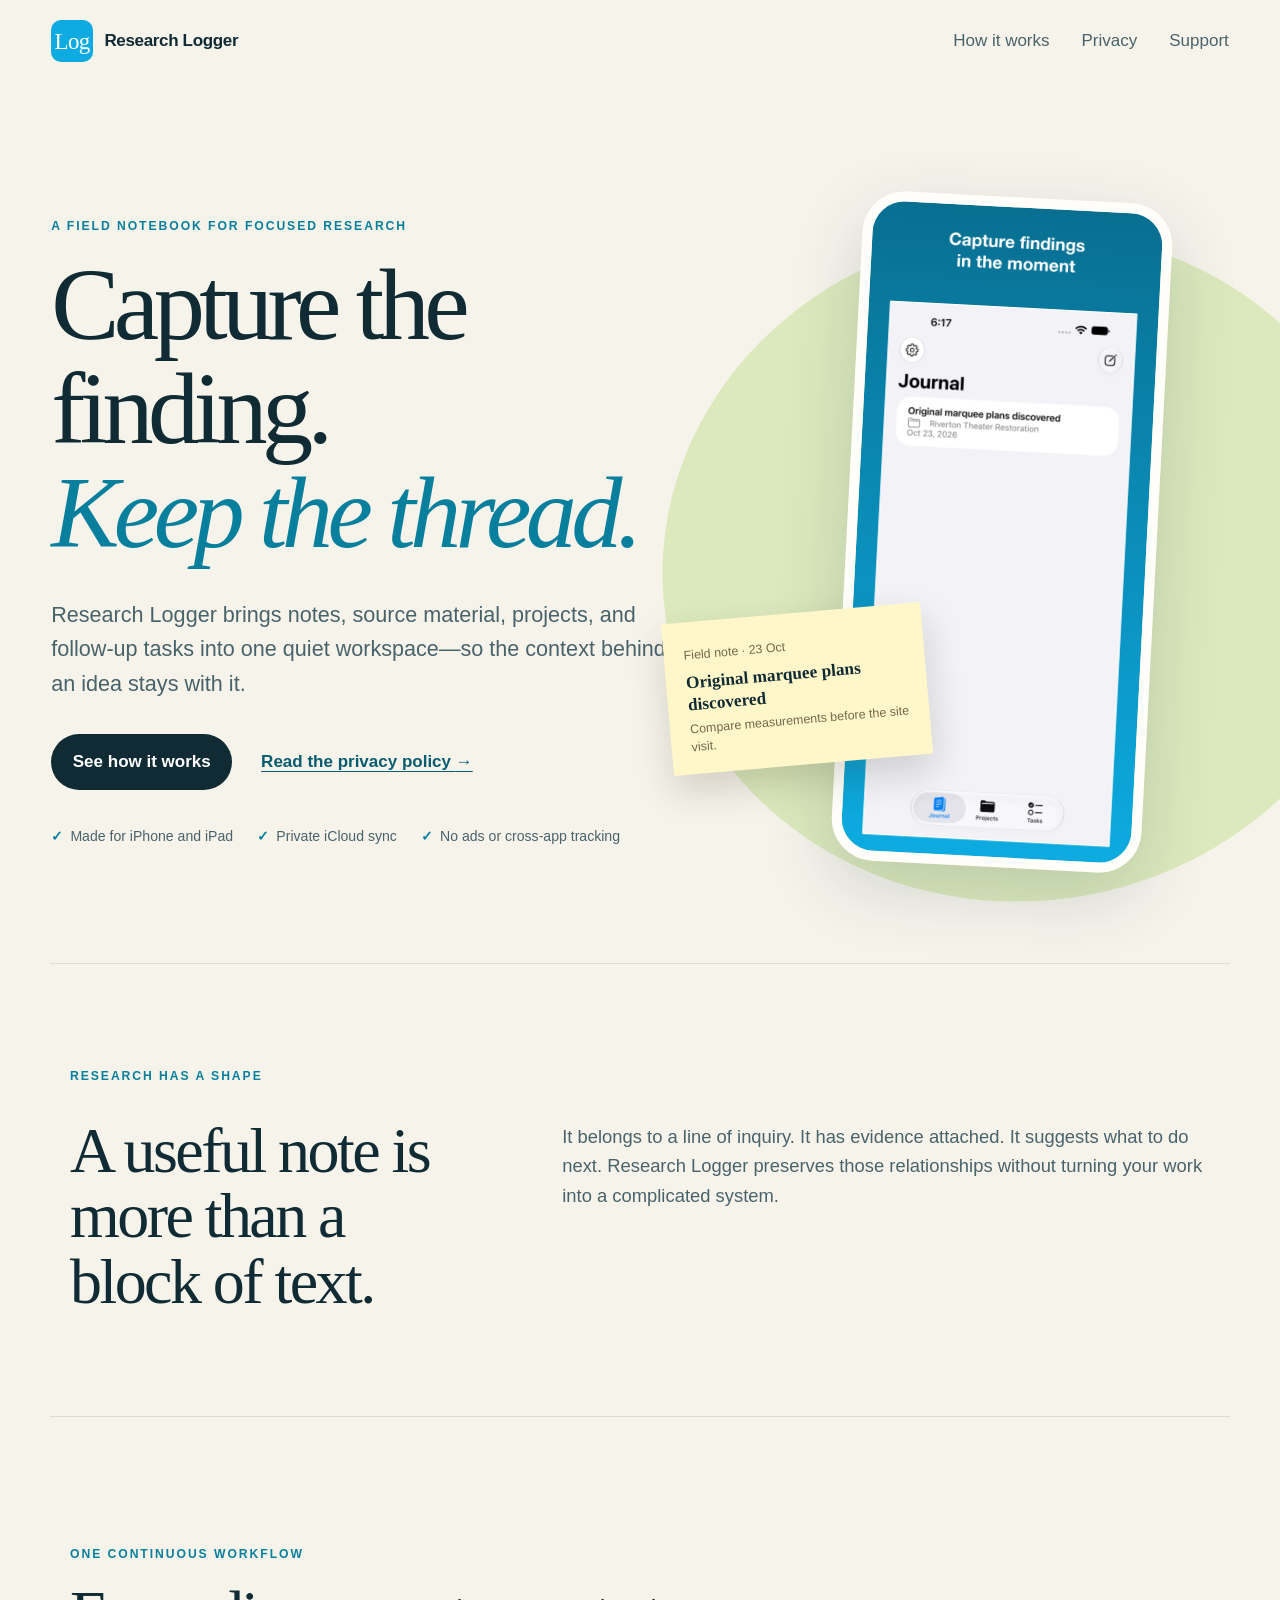
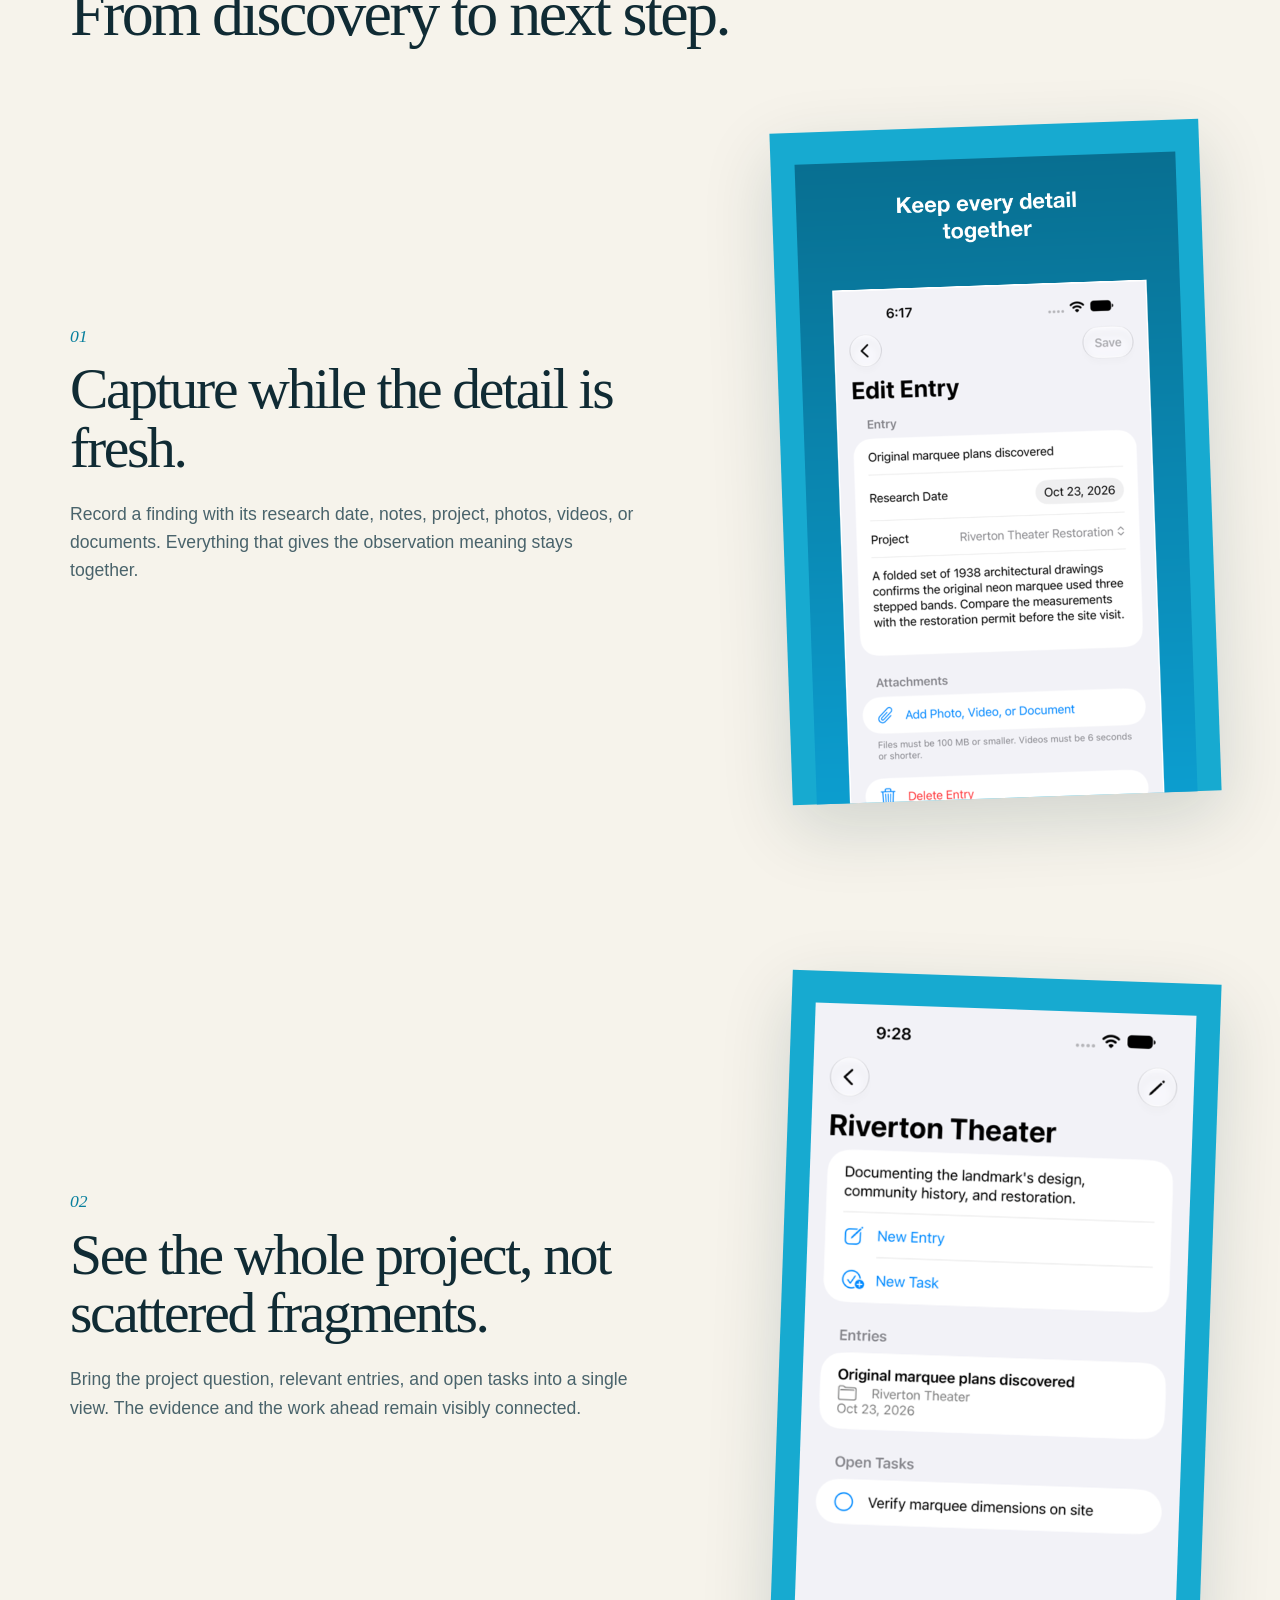
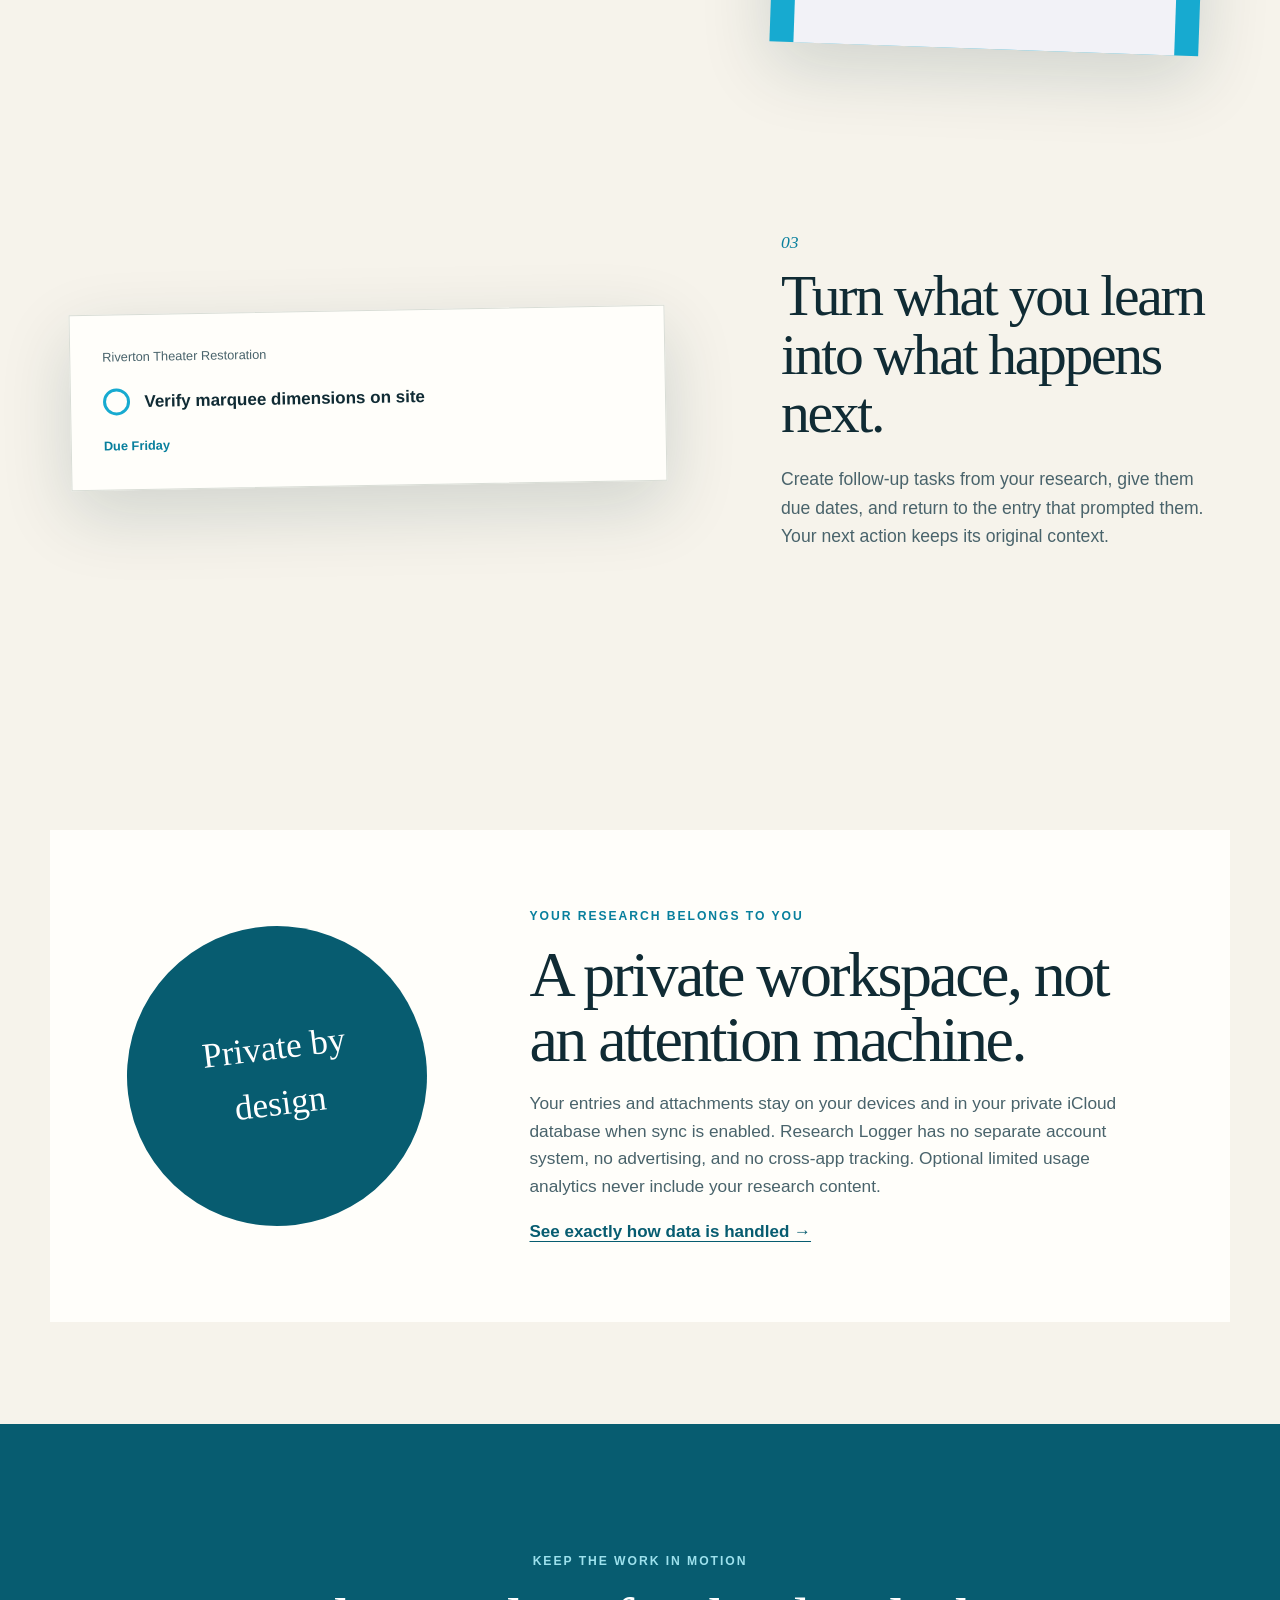
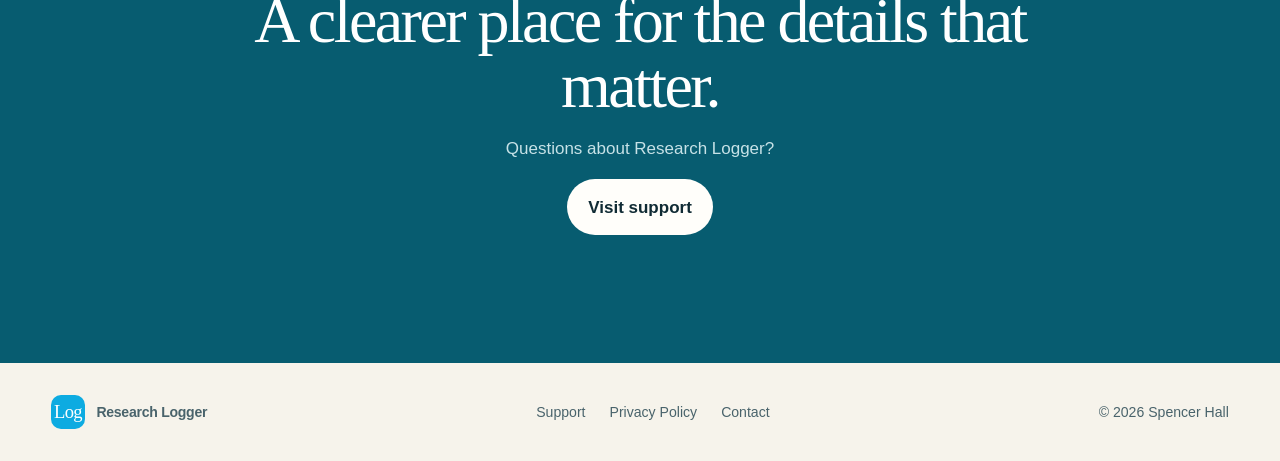
<file: index.html>
<!doctype html>
<html lang="en">
<head>
    <meta charset="utf-8">
    <meta name="viewport" content="width=device-width, initial-scale=1">
    <meta name="description" content="Research Logger keeps findings, projects, attachments, and next steps together on iPhone and iPad.">
    <meta name="theme-color" content="#087f9d">
    <meta property="og:title" content="Research Logger">
    <meta property="og:description" content="Capture findings. Keep projects organized. Never lose the next step.">
    <meta property="og:type" content="website">
    <meta property="og:image" content="assets/screenshots/01-capture-findings.png">
    <title>Research Logger — Keep research moving</title>
    <link rel="icon" href="assets/AppIcon.svg" type="image/svg+xml">
    <link rel="stylesheet" href="styles.css">
</head>
<body>
    <a class="skip-link" href="#main">Skip to content</a>
    <header class="site-header">
        <a class="brand" href="index.html" aria-label="Research Logger home">
            <img src="assets/AppIcon.svg" alt="" width="42" height="42">
            <span>Research Logger</span>
        </a>
        <nav aria-label="Primary navigation">
            <a href="#workflow">How it works</a>
            <a href="#privacy">Privacy</a>
            <a href="support.html">Support</a>
        </nav>
    </header>

    <main id="main">
        <section class="hero">
            <div class="hero-copy">
                <p class="eyebrow">A field notebook for focused research</p>
                <h1>Capture the finding.<br><em>Keep the thread.</em></h1>
                <p class="lede">Research Logger brings notes, source material, projects, and follow-up tasks into one quiet workspace—so the context behind an idea stays with it.</p>
                <div class="hero-actions">
                    <a class="button" href="#workflow">See how it works</a>
                    <a class="text-link" href="privacy.html">Read the privacy policy <span aria-hidden="true">→</span></a>
                </div>
                <ul class="platform-notes" aria-label="Product highlights">
                    <li>Made for iPhone and iPad</li>
                    <li>Private iCloud sync</li>
                    <li>No ads or cross-app tracking</li>
                </ul>
            </div>
            <div class="hero-visual" aria-label="Research Logger journal screen">
                <div class="paper-note" aria-hidden="true">
                    <span>Field note · 23 Oct</span>
                    <strong>Original marquee plans discovered</strong>
                    <p>Compare measurements before the site visit.</p>
                </div>
                <img src="assets/screenshots/01-capture-findings.png" alt="Research Logger showing a captured journal finding" width="1290" height="2796">
            </div>
        </section>

        <section class="intro" aria-labelledby="intro-title">
            <p class="eyebrow">Research has a shape</p>
            <h2 id="intro-title">A useful note is more than a block of text.</h2>
            <p>It belongs to a line of inquiry. It has evidence attached. It suggests what to do next. Research Logger preserves those relationships without turning your work into a complicated system.</p>
        </section>

        <section class="workflow" id="workflow" aria-labelledby="workflow-title">
            <div class="section-heading">
                <p class="eyebrow">One continuous workflow</p>
                <h2 id="workflow-title">From discovery to next step.</h2>
            </div>

            <article class="feature feature-capture">
                <div class="feature-copy">
                    <span class="step">01</span>
                    <h3>Capture while the detail is fresh.</h3>
                    <p>Record a finding with its research date, notes, project, photos, videos, or documents. Everything that gives the observation meaning stays together.</p>
                </div>
                <div class="screenshot-frame rotate-left">
                    <img src="assets/screenshots/02-keep-details-together.png" alt="Editing a Research Logger entry with a project, detailed notes, and an attachment option" loading="lazy" width="1290" height="2796">
                </div>
            </article>

            <article class="feature feature-organize">
                <div class="feature-copy">
                    <span class="step">02</span>
                    <h3>See the whole project, not scattered fragments.</h3>
                    <p>Bring the project question, relevant entries, and open tasks into a single view. The evidence and the work ahead remain visibly connected.</p>
                </div>
                <div class="screenshot-frame rotate-right">
                    <img src="assets/screenshots/03-project-focus.png" alt="A Research Logger project showing its description, entries, and open tasks" loading="lazy" width="1290" height="2796">
                </div>
            </article>

            <article class="feature feature-act">
                <div class="feature-copy">
                    <span class="step">03</span>
                    <h3>Turn what you learn into what happens next.</h3>
                    <p>Create follow-up tasks from your research, give them due dates, and return to the entry that prompted them. Your next action keeps its original context.</p>
                </div>
                <div class="task-card" aria-hidden="true">
                    <span class="task-project">Riverton Theater Restoration</span>
                    <div><span class="task-circle"></span><strong>Verify marquee dimensions on site</strong></div>
                    <span class="task-date">Due Friday</span>
                </div>
            </article>
        </section>

        <section class="privacy-callout" id="privacy" aria-labelledby="privacy-title">
            <div class="privacy-mark" aria-hidden="true">Private by design</div>
            <div>
                <p class="eyebrow">Your research belongs to you</p>
                <h2 id="privacy-title">A private workspace, not an attention machine.</h2>
                <p>Your entries and attachments stay on your devices and in your private iCloud database when sync is enabled. Research Logger has no separate account system, no advertising, and no cross-app tracking. Optional limited usage analytics never include your research content.</p>
                <a class="text-link" href="privacy.html">See exactly how data is handled <span aria-hidden="true">→</span></a>
            </div>
        </section>

        <section class="closing" aria-labelledby="closing-title">
            <p class="eyebrow">Keep the work in motion</p>
            <h2 id="closing-title">A clearer place for the details that matter.</h2>
            <p>Questions about Research Logger?</p>
            <a class="button button-light" href="support.html">Visit support</a>
        </section>
    </main>

    <footer class="site-footer">
        <a class="brand footer-brand" href="index.html">
            <img src="assets/AppIcon.svg" alt="" width="34" height="34">
            <span>Research Logger</span>
        </a>
        <div class="footer-links">
            <a href="support.html">Support</a>
            <a href="privacy.html">Privacy Policy</a>
            <a href="mailto:spencerhall31@gmail.com">Contact</a>
        </div>
        <p>&copy; 2026 Spencer Hall</p>
    </footer>
</body>
</html>
</file>
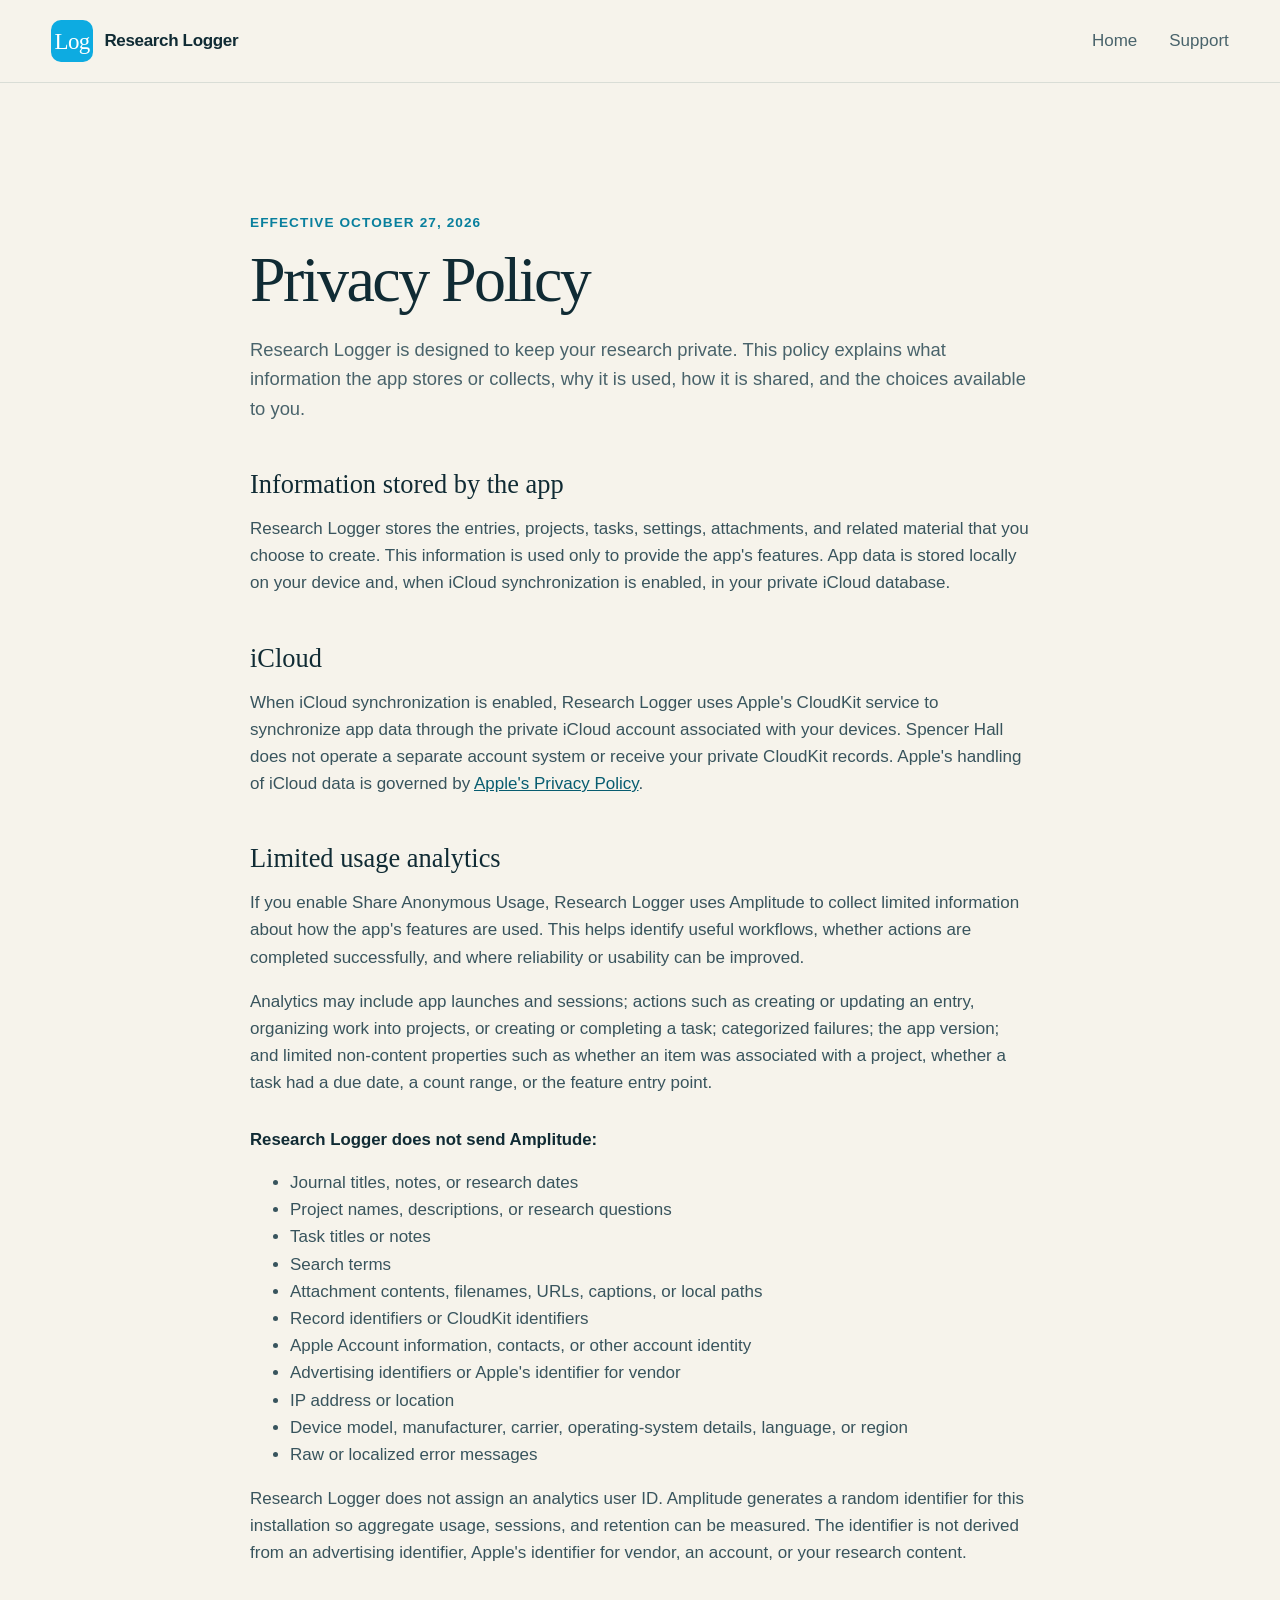
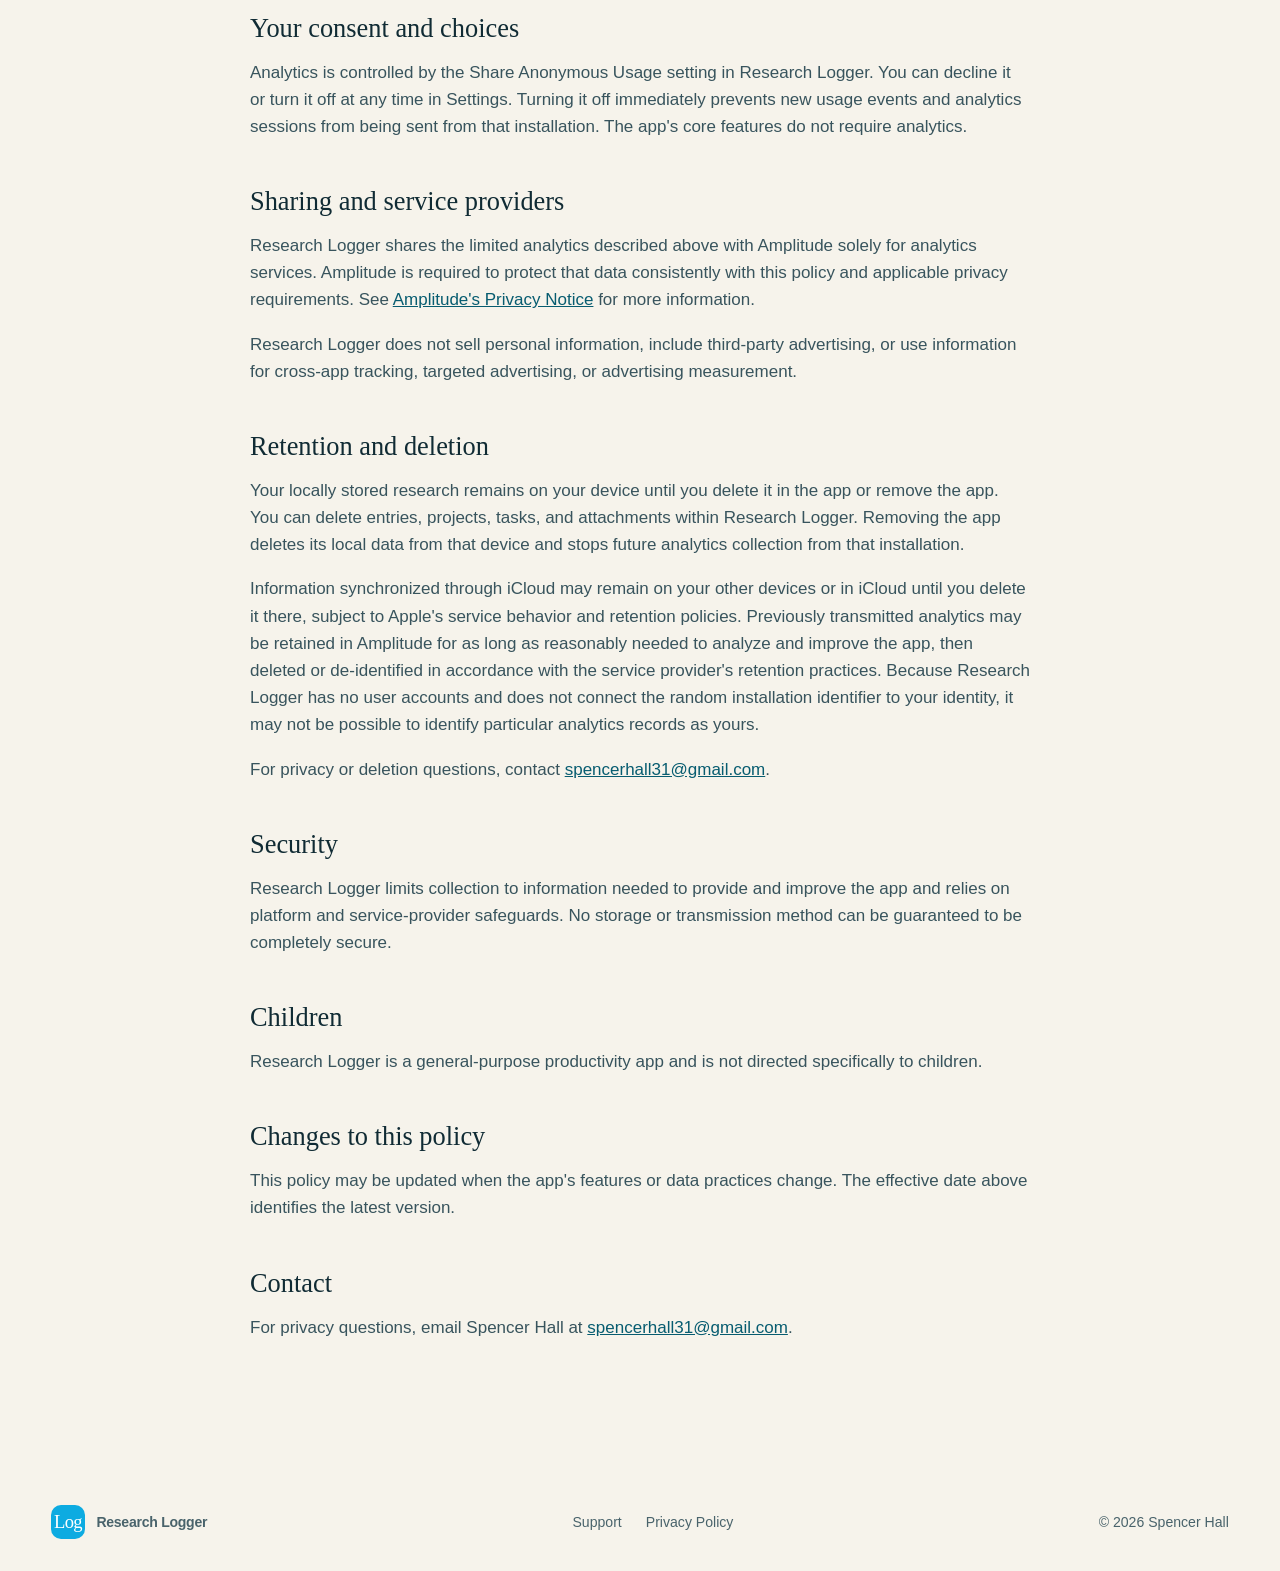
<file: privacy.html>
<!doctype html>
<html lang="en">
<head>
    <meta charset="utf-8">
    <meta name="viewport" content="width=device-width, initial-scale=1">
    <meta name="description" content="Privacy Policy for Research Logger.">
    <meta name="theme-color" content="#087f9d">
    <title>Privacy Policy — Research Logger</title>
    <link rel="icon" href="assets/AppIcon.svg" type="image/svg+xml">
    <link rel="stylesheet" href="styles.css">
</head>
<body>
    <a class="skip-link" href="#main">Skip to content</a>
    <header class="site-header subpage-header">
        <a class="brand" href="index.html" aria-label="Research Logger home">
            <img src="assets/AppIcon.svg" alt="" width="42" height="42">
            <span>Research Logger</span>
        </a>
        <nav aria-label="Primary navigation">
            <a href="index.html">Home</a>
            <a href="support.html">Support</a>
        </nav>
    </header>

    <main id="main" class="document">
        <p class="updated">Effective October 27, 2026</p>
        <h1>Privacy Policy</h1>
        <p class="subtitle">Research Logger is designed to keep your research private. This policy explains what information the app stores or collects, why it is used, how it is shared, and the choices available to you.</p>

        <h2>Information stored by the app</h2>
        <p>Research Logger stores the entries, projects, tasks, settings, attachments, and related material that you choose to create. This information is used only to provide the app's features. App data is stored locally on your device and, when iCloud synchronization is enabled, in your private iCloud database.</p>

        <h2>iCloud</h2>
        <p>When iCloud synchronization is enabled, Research Logger uses Apple's CloudKit service to synchronize app data through the private iCloud account associated with your devices. Spencer Hall does not operate a separate account system or receive your private CloudKit records. Apple's handling of iCloud data is governed by <a href="https://www.apple.com/legal/privacy/" rel="noopener noreferrer">Apple's Privacy Policy</a>.</p>

        <h2>Limited usage analytics</h2>
        <p>If you enable Share Anonymous Usage, Research Logger uses Amplitude to collect limited information about how the app's features are used. This helps identify useful workflows, whether actions are completed successfully, and where reliability or usability can be improved.</p>
        <p>Analytics may include app launches and sessions; actions such as creating or updating an entry, organizing work into projects, or creating or completing a task; categorized failures; the app version; and limited non-content properties such as whether an item was associated with a project, whether a task had a due date, a count range, or the feature entry point.</p>

        <h3>Research Logger does not send Amplitude:</h3>
        <ul>
            <li>Journal titles, notes, or research dates</li>
            <li>Project names, descriptions, or research questions</li>
            <li>Task titles or notes</li>
            <li>Search terms</li>
            <li>Attachment contents, filenames, URLs, captions, or local paths</li>
            <li>Record identifiers or CloudKit identifiers</li>
            <li>Apple Account information, contacts, or other account identity</li>
            <li>Advertising identifiers or Apple's identifier for vendor</li>
            <li>IP address or location</li>
            <li>Device model, manufacturer, carrier, operating-system details, language, or region</li>
            <li>Raw or localized error messages</li>
        </ul>
        <p>Research Logger does not assign an analytics user ID. Amplitude generates a random identifier for this installation so aggregate usage, sessions, and retention can be measured. The identifier is not derived from an advertising identifier, Apple's identifier for vendor, an account, or your research content.</p>

        <h2>Your consent and choices</h2>
        <p>Analytics is controlled by the Share Anonymous Usage setting in Research Logger. You can decline it or turn it off at any time in Settings. Turning it off immediately prevents new usage events and analytics sessions from being sent from that installation. The app's core features do not require analytics.</p>

        <h2>Sharing and service providers</h2>
        <p>Research Logger shares the limited analytics described above with Amplitude solely for analytics services. Amplitude is required to protect that data consistently with this policy and applicable privacy requirements. See <a href="https://amplitude.com/privacy" rel="noopener noreferrer">Amplitude's Privacy Notice</a> for more information.</p>
        <p>Research Logger does not sell personal information, include third-party advertising, or use information for cross-app tracking, targeted advertising, or advertising measurement.</p>

        <h2>Retention and deletion</h2>
        <p>Your locally stored research remains on your device until you delete it in the app or remove the app. You can delete entries, projects, tasks, and attachments within Research Logger. Removing the app deletes its local data from that device and stops future analytics collection from that installation.</p>
        <p>Information synchronized through iCloud may remain on your other devices or in iCloud until you delete it there, subject to Apple's service behavior and retention policies. Previously transmitted analytics may be retained in Amplitude for as long as reasonably needed to analyze and improve the app, then deleted or de-identified in accordance with the service provider's retention practices. Because Research Logger has no user accounts and does not connect the random installation identifier to your identity, it may not be possible to identify particular analytics records as yours.</p>
        <p>For privacy or deletion questions, contact <a href="mailto:spencerhall31@gmail.com">spencerhall31@gmail.com</a>.</p>

        <h2>Security</h2>
        <p>Research Logger limits collection to information needed to provide and improve the app and relies on platform and service-provider safeguards. No storage or transmission method can be guaranteed to be completely secure.</p>

        <h2>Children</h2>
        <p>Research Logger is a general-purpose productivity app and is not directed specifically to children.</p>

        <h2>Changes to this policy</h2>
        <p>This policy may be updated when the app's features or data practices change. The effective date above identifies the latest version.</p>

        <h2>Contact</h2>
        <p>For privacy questions, email Spencer Hall at <a href="mailto:spencerhall31@gmail.com">spencerhall31@gmail.com</a>.</p>
    </main>

    <footer class="site-footer">
        <a class="brand footer-brand" href="index.html"><img src="assets/AppIcon.svg" alt="" width="34" height="34"><span>Research Logger</span></a>
        <div class="footer-links"><a href="support.html">Support</a><a href="privacy.html" aria-current="page">Privacy Policy</a></div>
        <p>&copy; 2026 Spencer Hall</p>
    </footer>
</body>
</html>
</file>
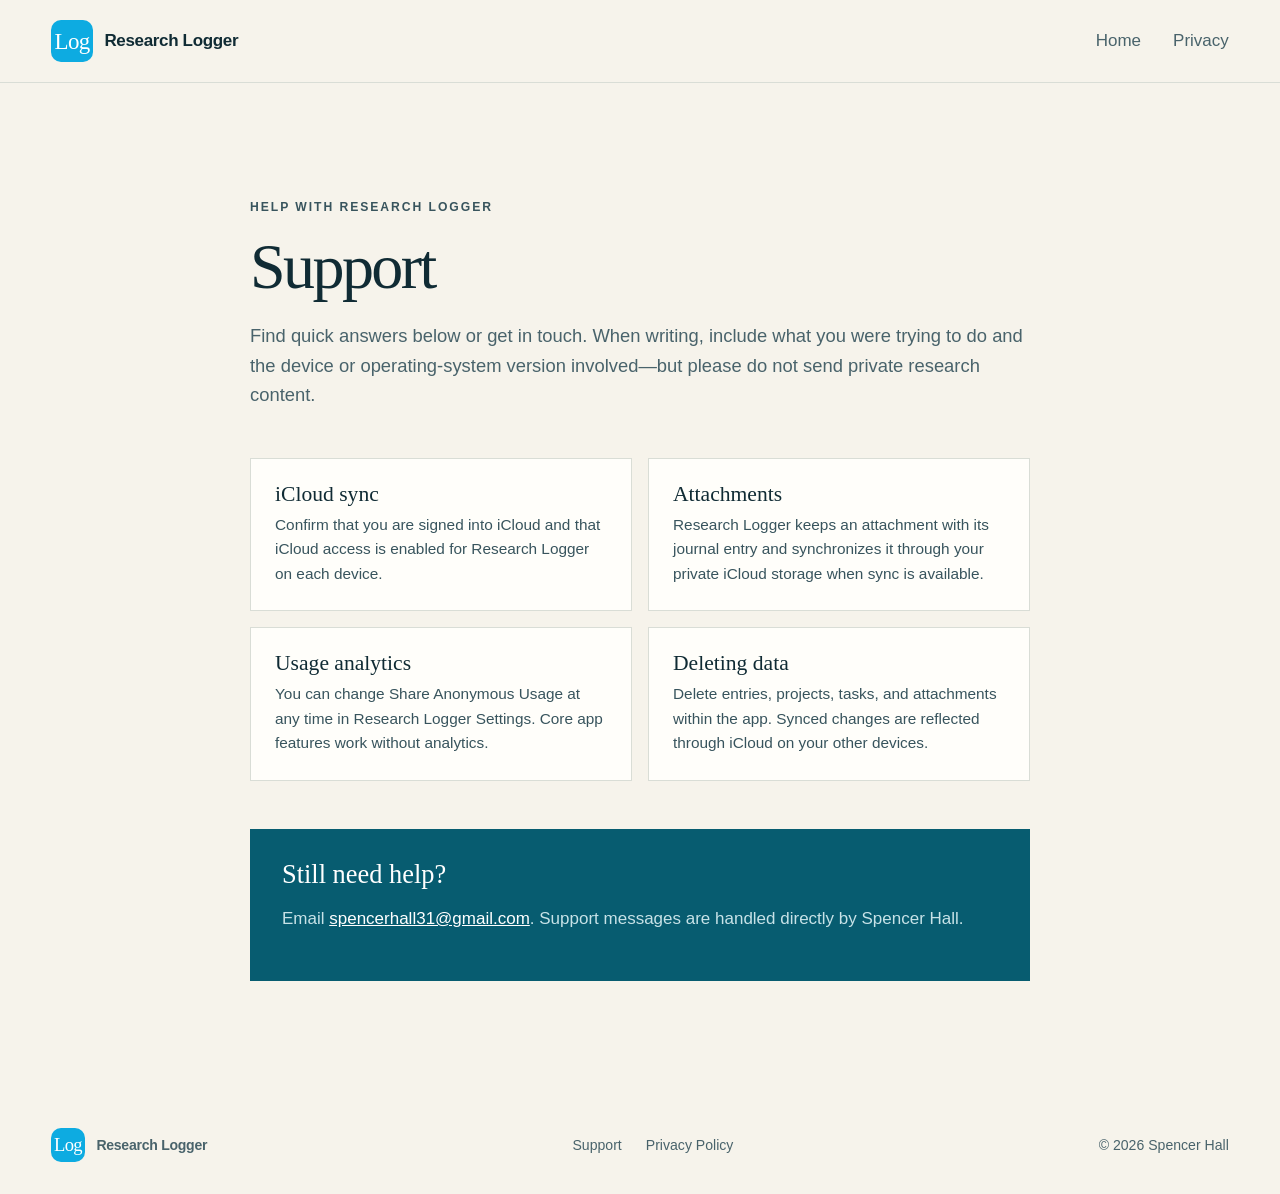
<file: support.html>
<!doctype html>
<html lang="en">
<head>
    <meta charset="utf-8">
    <meta name="viewport" content="width=device-width, initial-scale=1">
    <meta name="description" content="Support for Research Logger.">
    <meta name="theme-color" content="#087f9d">
    <title>Support — Research Logger</title>
    <link rel="icon" href="assets/AppIcon.svg" type="image/svg+xml">
    <link rel="stylesheet" href="styles.css">
</head>
<body>
    <a class="skip-link" href="#main">Skip to content</a>
    <header class="site-header subpage-header">
        <a class="brand" href="index.html" aria-label="Research Logger home">
            <img src="assets/AppIcon.svg" alt="" width="42" height="42">
            <span>Research Logger</span>
        </a>
        <nav aria-label="Primary navigation">
            <a href="index.html">Home</a>
            <a href="privacy.html">Privacy</a>
        </nav>
    </header>

    <main id="main" class="document">
        <p class="eyebrow">Help with Research Logger</p>
        <h1>Support</h1>
        <p class="subtitle">Find quick answers below or get in touch. When writing, include what you were trying to do and the device or operating-system version involved—but please do not send private research content.</p>

        <div class="support-grid">
            <article class="support-card">
                <h2>iCloud sync</h2>
                <p>Confirm that you are signed into iCloud and that iCloud access is enabled for Research Logger on each device.</p>
            </article>
            <article class="support-card">
                <h2>Attachments</h2>
                <p>Research Logger keeps an attachment with its journal entry and synchronizes it through your private iCloud storage when sync is available.</p>
            </article>
            <article class="support-card">
                <h2>Usage analytics</h2>
                <p>You can change Share Anonymous Usage at any time in Research Logger Settings. Core app features work without analytics.</p>
            </article>
            <article class="support-card">
                <h2>Deleting data</h2>
                <p>Delete entries, projects, tasks, and attachments within the app. Synced changes are reflected through iCloud on your other devices.</p>
            </article>
        </div>

        <section class="contact-panel" aria-labelledby="contact-title">
            <h2 id="contact-title">Still need help?</h2>
            <p>Email <a href="mailto:spencerhall31@gmail.com?subject=Research%20Logger%20Support">spencerhall31@gmail.com</a>. Support messages are handled directly by Spencer Hall.</p>
        </section>
    </main>

    <footer class="site-footer">
        <a class="brand footer-brand" href="index.html"><img src="assets/AppIcon.svg" alt="" width="34" height="34"><span>Research Logger</span></a>
        <div class="footer-links"><a href="support.html" aria-current="page">Support</a><a href="privacy.html">Privacy Policy</a></div>
        <p>&copy; 2026 Spencer Hall</p>
    </footer>
</body>
</html>
</file>
<file: styles.css>
:root {
    color-scheme: light;
    --ink: #102b34;
    --ink-soft: #49636b;
    --paper: #f6f3eb;
    --white: #fffefa;
    --teal: #087f9d;
    --teal-deep: #075c70;
    --cyan: #17aad0;
    --line: #d9ddd6;
    --lime: #dce9bd;
    --shadow: 0 24px 70px rgba(12, 49, 59, 0.16);
}

* { box-sizing: border-box; }

html { scroll-behavior: smooth; }

body {
    margin: 0;
    background: var(--paper);
    color: var(--ink);
    font-family: -apple-system, BlinkMacSystemFont, "Segoe UI", sans-serif;
    font-size: 17px;
    line-height: 1.6;
}

img { display: block; max-width: 100%; }
a { color: inherit; }

.skip-link {
    background: var(--ink);
    color: white;
    left: 1rem;
    padding: .7rem 1rem;
    position: fixed;
    top: -5rem;
    z-index: 100;
}

.skip-link:focus { top: 1rem; }

.site-header,
.site-footer {
    align-items: center;
    display: flex;
    justify-content: space-between;
    margin: auto;
    max-width: 1320px;
    padding: 1.25rem clamp(1.25rem, 4vw, 4.5rem);
}

.site-header { position: relative; z-index: 5; }

.brand {
    align-items: center;
    display: inline-flex;
    font-weight: 750;
    gap: .7rem;
    letter-spacing: -.02em;
    text-decoration: none;
}

.brand img { border-radius: 10px; }

nav { display: flex; gap: clamp(1rem, 3vw, 2rem); }
nav a, .footer-links a { color: var(--ink-soft); text-decoration: none; }
nav a:hover, .footer-links a:hover { color: var(--teal); }

.hero {
    display: grid;
    gap: clamp(3rem, 7vw, 7rem);
    grid-template-columns: minmax(0, 1.05fr) minmax(330px, .75fr);
    margin: 0 auto;
    max-width: 1320px;
    min-height: 760px;
    overflow: hidden;
    padding: clamp(4rem, 9vw, 9rem) clamp(1.25rem, 4vw, 4.5rem) 6rem;
}

.hero-copy { align-self: center; max-width: 760px; }

.eyebrow {
    color: var(--teal);
    font-size: .76rem;
    font-weight: 800;
    letter-spacing: .16em;
    margin: 0 0 1rem;
    text-transform: uppercase;
}

h1, h2, h3 { font-family: Georgia, "Times New Roman", serif; font-weight: 500; line-height: 1.02; }

h1 {
    font-size: clamp(3.6rem, 8vw, 7.5rem);
    letter-spacing: -.055em;
    margin: 0;
}

h1 em { color: var(--teal); font-weight: 400; }

.lede {
    color: var(--ink-soft);
    font-size: clamp(1.1rem, 2vw, 1.35rem);
    margin: 2rem 0;
    max-width: 650px;
}

.hero-actions { align-items: center; display: flex; flex-wrap: wrap; gap: 1.25rem 1.8rem; }

.button {
    background: var(--ink);
    border-radius: 999px;
    color: white;
    display: inline-block;
    font-weight: 750;
    padding: .9rem 1.35rem;
    text-decoration: none;
}

.button:hover { background: var(--teal-deep); transform: translateY(-1px); }
.button-light { background: var(--white); color: var(--ink); }

.text-link { color: var(--teal-deep); font-weight: 750; text-underline-offset: .22em; }

.platform-notes {
    color: var(--ink-soft);
    display: flex;
    flex-wrap: wrap;
    font-size: .88rem;
    gap: .7rem 1.5rem;
    list-style: none;
    margin: 2.2rem 0 0;
    padding: 0;
}

.platform-notes li::before { color: var(--teal); content: "✓"; font-weight: 800; margin-right: .45rem; }

.hero-visual { align-self: center; position: relative; }

.hero-visual::before {
    background: var(--lime);
    border-radius: 50%;
    content: "";
    inset: 5% -35% -5% -25%;
    position: absolute;
    transform: rotate(-8deg);
}

.hero-visual > img {
    border: 10px solid var(--white);
    border-radius: 42px;
    box-shadow: var(--shadow);
    margin: auto;
    max-height: 670px;
    object-fit: cover;
    object-position: top;
    position: relative;
    transform: rotate(3deg);
    width: min(100%, 310px);
}

.paper-note {
    background: #fff7ca;
    box-shadow: 0 16px 36px rgba(48, 47, 24, .18);
    left: -24%;
    padding: 1.1rem 1.25rem;
    position: absolute;
    top: 62%;
    transform: rotate(-5deg);
    width: 260px;
    z-index: 2;
}

.paper-note span, .paper-note p { color: #6f694a; font-size: .78rem; }
.paper-note strong { display: block; font-family: Georgia, serif; font-size: 1.08rem; line-height: 1.25; margin: .35rem 0; }
.paper-note p { line-height: 1.4; margin: 0; }

.intro {
    border-bottom: 1px solid var(--line);
    border-top: 1px solid var(--line);
    display: grid;
    gap: 1rem 5rem;
    grid-template-columns: .7fr 1.1fr;
    margin: 0 auto;
    max-width: 1180px;
    padding: clamp(4rem, 8vw, 8rem) 1.25rem;
}

.intro .eyebrow { grid-column: 1 / -1; }
.intro h2, .section-heading h2, .privacy-callout h2, .closing h2, .document h1 { font-size: clamp(2.6rem, 5vw, 5rem); letter-spacing: -.04em; margin: 0; }
.intro > p:last-child { color: var(--ink-soft); font-size: 1.15rem; margin: .25rem 0 0; }

.workflow { margin: auto; max-width: 1180px; padding: clamp(5rem, 10vw, 10rem) 1.25rem; }
.section-heading { margin-bottom: 5rem; max-width: 720px; }

.feature {
    align-items: center;
    display: grid;
    gap: clamp(3rem, 9vw, 9rem);
    grid-template-columns: 1fr .72fr;
    margin: 0 0 clamp(7rem, 14vw, 13rem);
}

.feature:nth-of-type(3) .feature-copy { order: 2; }
.feature-copy { max-width: 570px; }
.step { color: var(--teal); font-family: Georgia, serif; font-size: 1.1rem; font-style: italic; }
.feature h3 { font-size: clamp(2.5rem, 4.5vw, 4.5rem); letter-spacing: -.04em; margin: .65rem 0 1.4rem; }
.feature p { color: var(--ink-soft); font-size: 1.1rem; }

.screenshot-frame {
    background: var(--cyan);
    box-shadow: var(--shadow);
    padding: 2rem 1.5rem 0;
}

.screenshot-frame img { max-height: 640px; object-fit: cover; object-position: top; width: 100%; }
.rotate-left { transform: rotate(-2deg); }
.rotate-right { transform: rotate(2deg); }

.feature-act { margin-bottom: 2rem; }
.task-card { background: var(--white); border: 1px solid var(--line); box-shadow: var(--shadow); padding: 2rem; transform: rotate(-1deg); }
.task-card > span { color: var(--ink-soft); display: block; font-size: .8rem; }
.task-card > div { align-items: center; display: flex; gap: .9rem; margin: 1.3rem 0; }
.task-circle { border: 3px solid var(--cyan); border-radius: 50%; flex: 0 0 27px; height: 27px; }
.task-card .task-date { color: var(--teal); font-weight: 700; }

.privacy-callout {
    align-items: center;
    background: var(--white);
    display: grid;
    gap: clamp(2.5rem, 8vw, 7rem);
    grid-template-columns: .65fr 1.35fr;
    margin: clamp(3rem, 8vw, 8rem) auto;
    max-width: 1180px;
    padding: clamp(2rem, 6vw, 6rem);
}

.privacy-mark {
    align-items: center;
    aspect-ratio: 1;
    background: var(--teal-deep);
    border-radius: 50%;
    color: white;
    display: flex;
    font-family: Georgia, serif;
    font-size: clamp(1.4rem, 3vw, 2.2rem);
    justify-content: center;
    padding: 2rem;
    text-align: center;
    transform: rotate(-7deg);
}

.privacy-callout p:not(.eyebrow) { color: var(--ink-soft); font-size: 1.08rem; }

.closing { background: var(--teal-deep); color: white; padding: clamp(5rem, 10vw, 9rem) max(1.25rem, calc((100% - 1100px) / 2)); text-align: center; }
.closing .eyebrow { color: #9de1ed; }
.closing h2 { margin: auto; max-width: 850px; }
.closing p { color: #c7e2e7; }

.site-footer { color: var(--ink-soft); flex-wrap: wrap; font-size: .88rem; gap: 1rem 2rem; padding-bottom: 2rem; padding-top: 2rem; }
.footer-links { display: flex; gap: 1.5rem; }
.site-footer p { margin: 0; }

/* Standalone policy and support pages */
.subpage-header { border-bottom: 1px solid var(--line); }
.document { margin: 0 auto; max-width: 820px; padding: clamp(4rem, 9vw, 8rem) 1.25rem; }
.document .subtitle { color: var(--ink-soft); font-size: 1.15rem; margin: 1.4rem 0 3rem; }
.document h2 { font-size: 1.65rem; margin: 3rem 0 .8rem; }
.document h3 { font-family: inherit; font-size: 1.05rem; font-weight: 800; line-height: 1.4; margin: 2rem 0 .5rem; }
.document p, .document li { color: #38545d; }
.document a { color: var(--teal-deep); }
.document .updated { color: var(--teal); font-size: .85rem; font-weight: 750; letter-spacing: .08em; text-transform: uppercase; }
.support-grid { display: grid; gap: 1rem; grid-template-columns: repeat(2, 1fr); margin-top: 3rem; }
.support-card { background: var(--white); border: 1px solid var(--line); padding: 1.5rem; }
.support-card h2 { font-size: 1.35rem; margin: 0 0 .5rem; }
.support-card p { font-size: .96rem; margin: 0; }
.contact-panel { background: var(--teal-deep); color: white; margin-top: 3rem; padding: 2rem; }
.contact-panel h2 { margin-top: 0; }
.contact-panel p { color: #c7e2e7; }
.contact-panel a { color: white; }

@media (max-width: 820px) {
    .site-header { align-items: flex-start; }
    .site-header nav { gap: .8rem; }
    .site-header nav a:first-child { display: none; }
    .hero { grid-template-columns: 1fr; padding-top: 4rem; }
    .hero-visual { margin: 1rem auto 0; width: min(78%, 420px); }
    .intro, .feature, .privacy-callout { grid-template-columns: 1fr; }
    .feature:nth-of-type(3) .feature-copy { order: initial; }
    .screenshot-frame { margin: auto; max-width: 420px; }
    .privacy-mark { max-width: 240px; }
}

@media (max-width: 560px) {
    body { font-size: 16px; }
    .brand span { max-width: 110px; line-height: 1.1; }
    .site-header nav { font-size: .88rem; }
    .hero { min-height: auto; }
    .paper-note { left: -18%; width: 220px; }
    .support-grid { grid-template-columns: 1fr; }
    .footer-links { flex-wrap: wrap; }
}

@media (prefers-reduced-motion: no-preference) {
    .button { transition: background .2s ease, transform .2s ease; }
}

@media print {
    .site-header nav, .site-footer { display: none; }
    body { background: white; }
    .document { max-width: none; padding: 1rem; }
}
</file>
